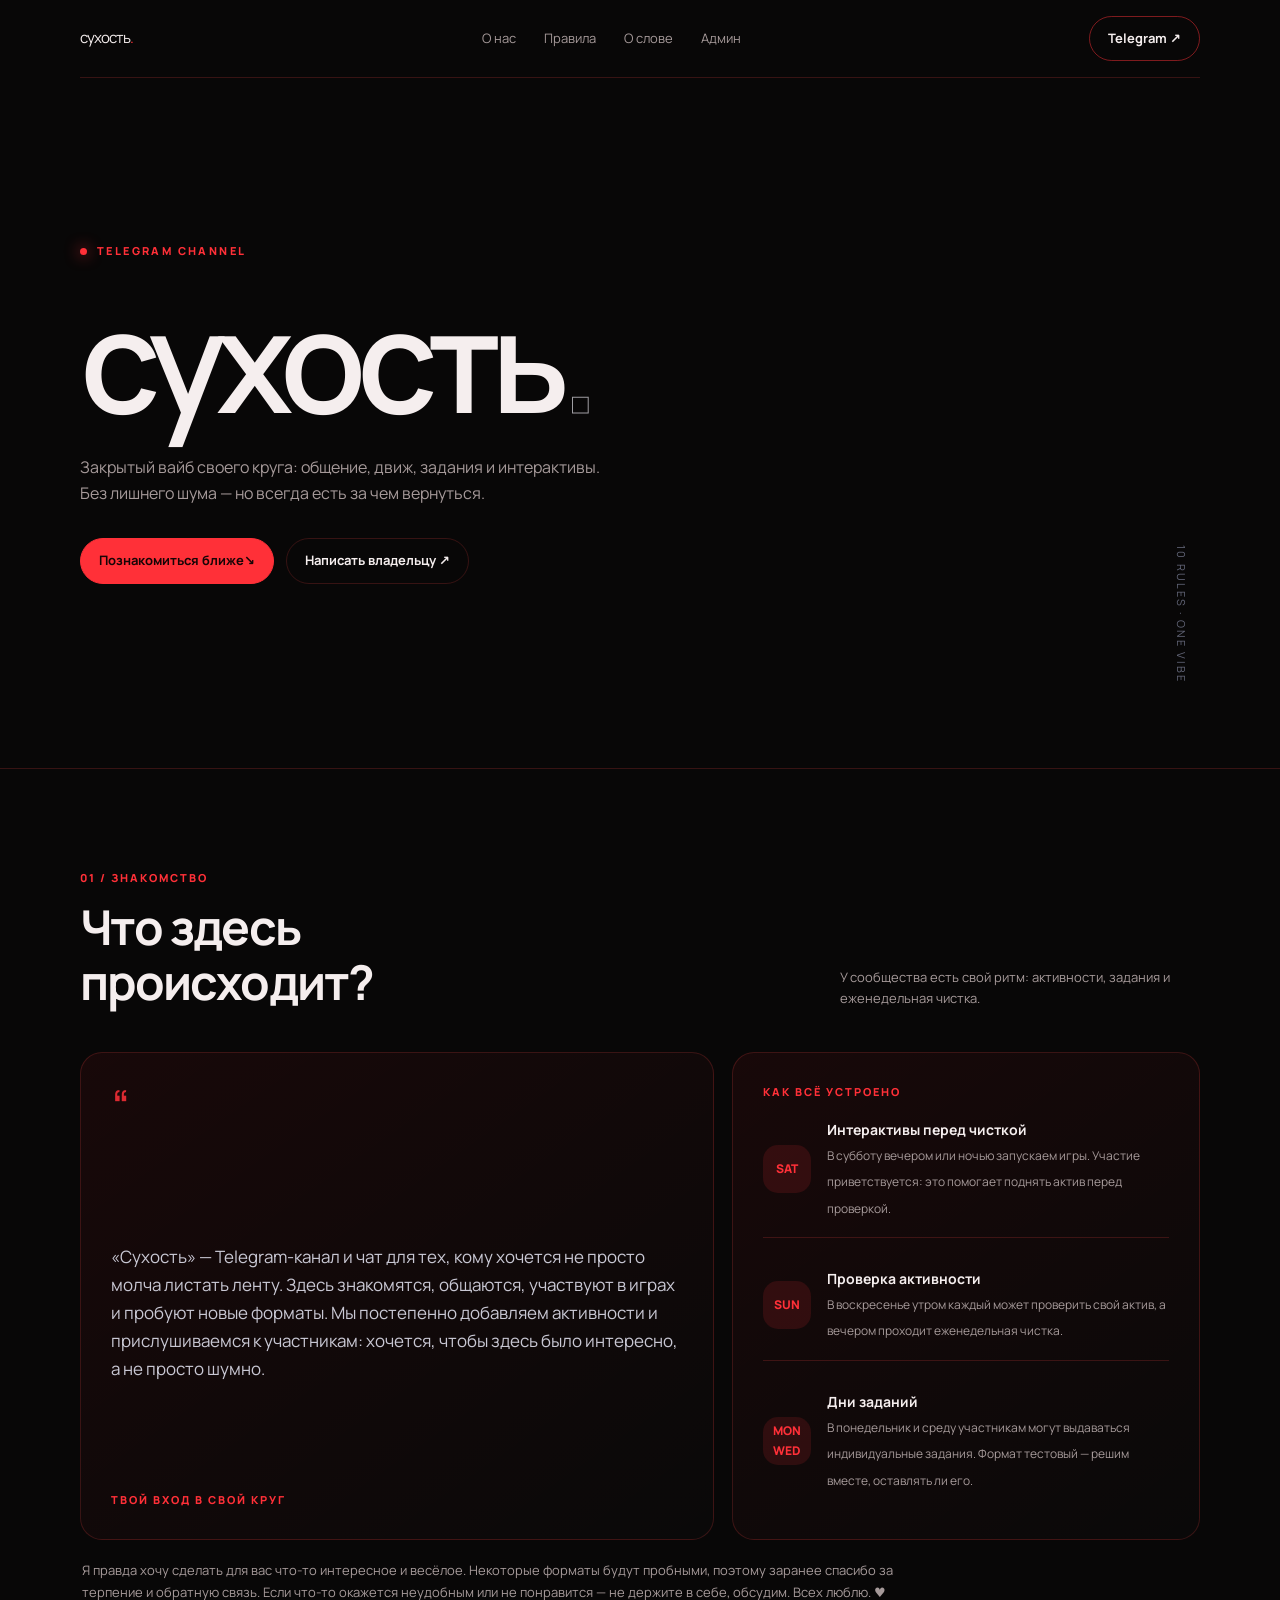
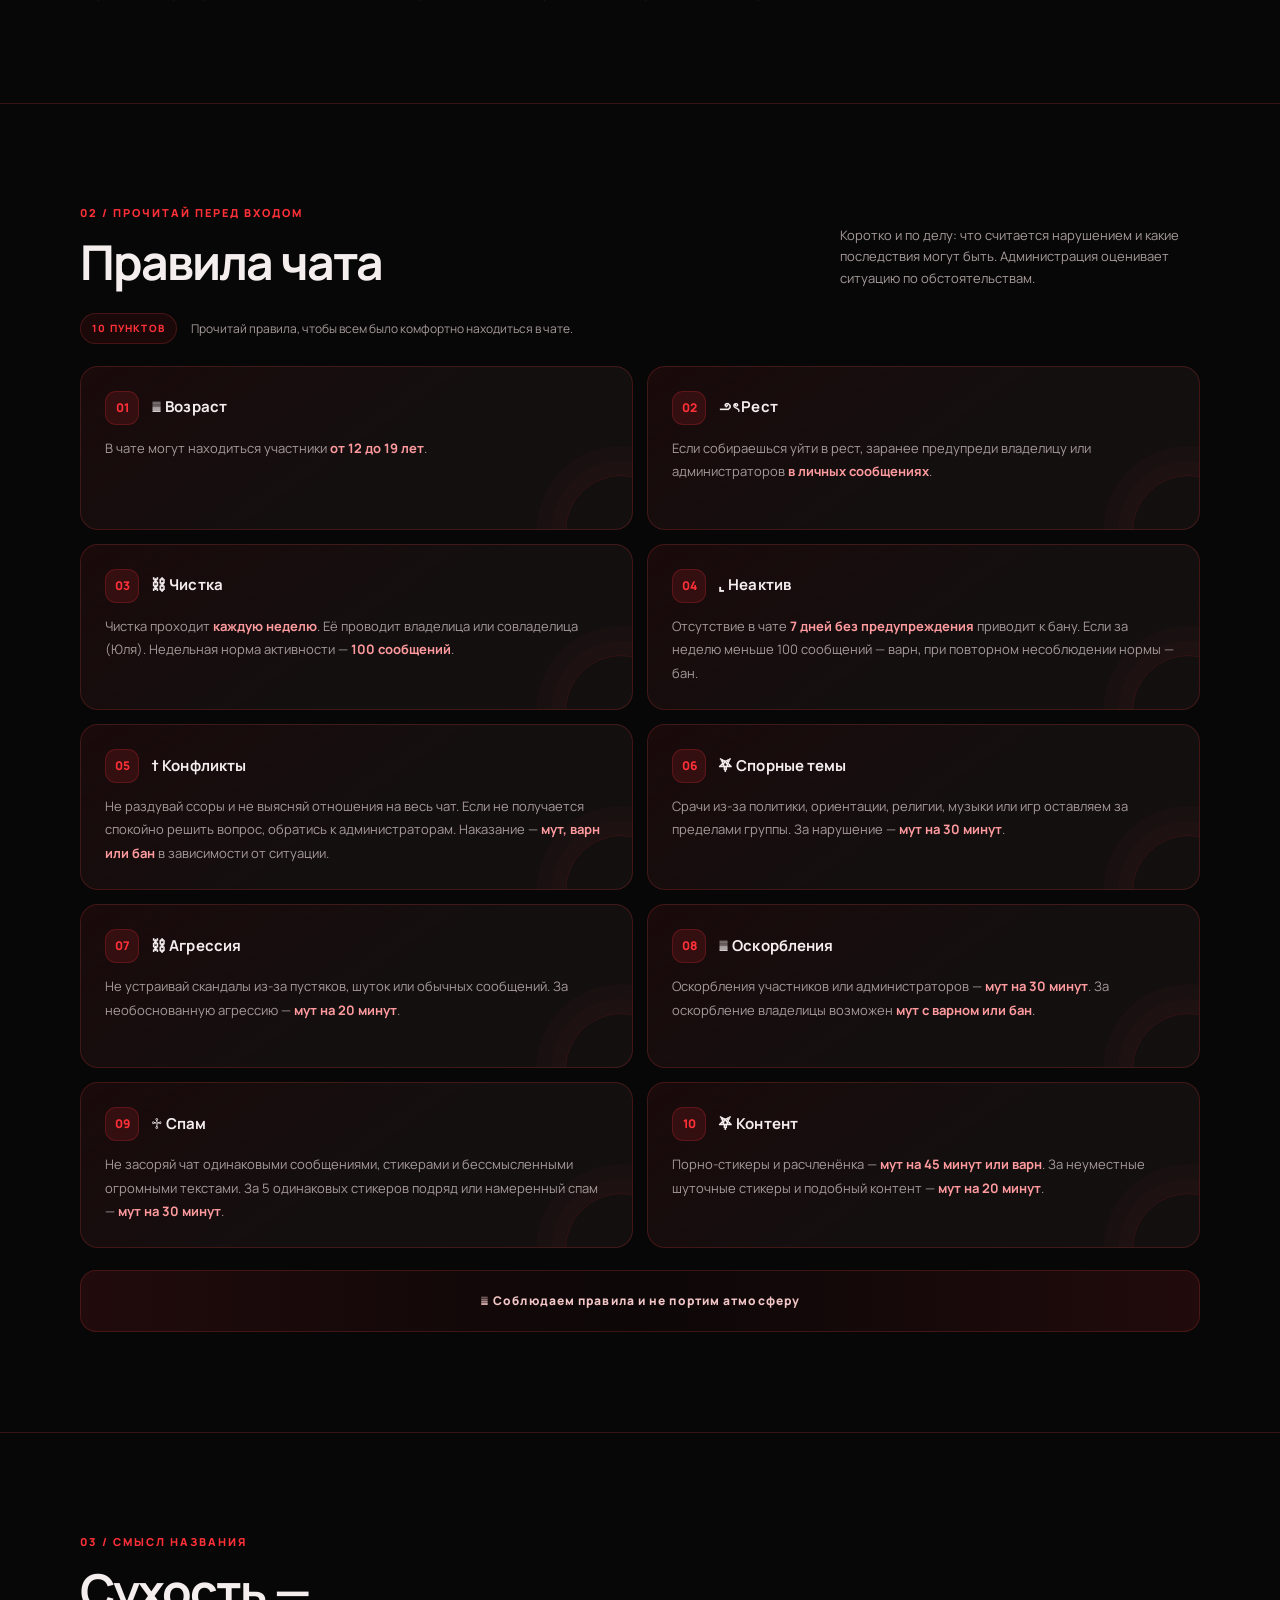
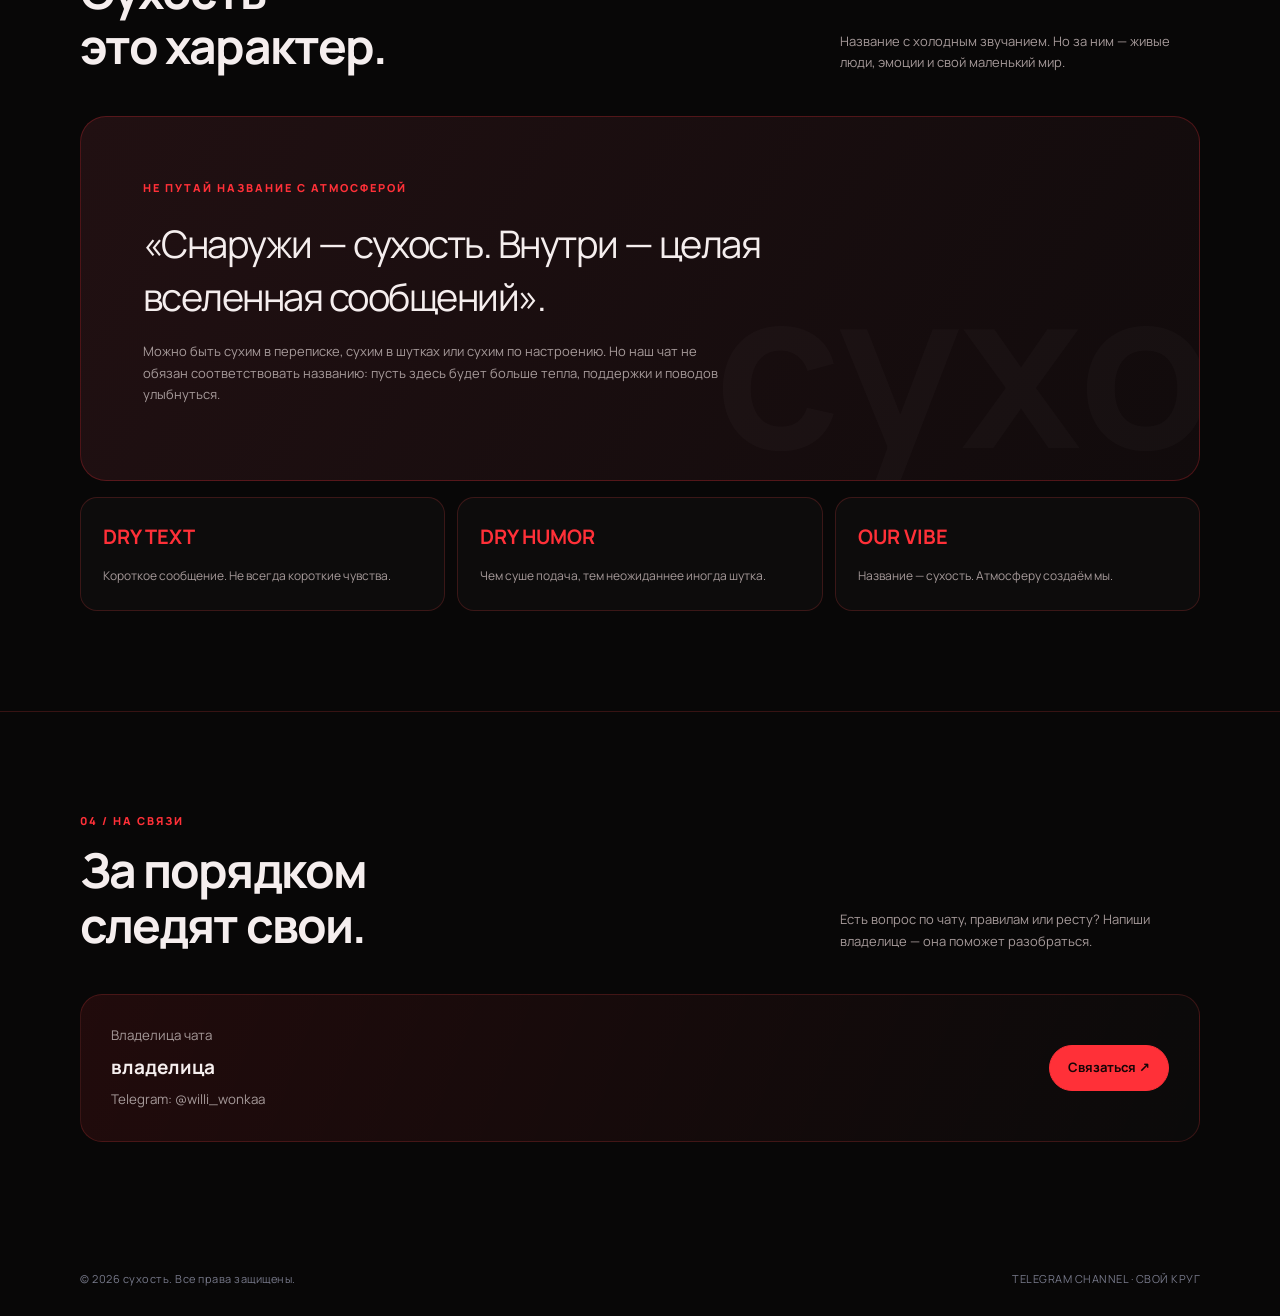
<file: index.html>
<!DOCTYPE html>
<html lang="ru">
<head>
  <meta charset="UTF-8">
  <meta name="viewport" content="width=device-width, initial-scale=1">
  <meta name="theme-color" content="#090a0f">
  <meta name="description" content="Сухость — Telegram-сообщество, интерактивы, задания и общение.">
  <title>сухость — свой круг · свои правила</title>
  <link rel="preconnect" href="https://fonts.googleapis.com">
  <link rel="preconnect" href="https://fonts.gstatic.com" crossorigin>
  <link href="https://fonts.googleapis.com/css2?family=Manrope:wght@400;500;600;700;800&family=Unbounded:wght@400;500;600;700&display=swap" rel="stylesheet">
  <link rel="stylesheet" href="css/style.css">
</head>
<body>
  <header class="wrap nav">
    <a class="brand" href="#top">сухость<span>.</span></a>
    <nav class="navlinks" aria-label="Навигация"><a href="#about">О нас</a><a href="#rules">Правила</a><a href="#word">О слове</a><a href="#team">Админ</a></nav>
    <a class="nav-cta" href="https://t.me/willi_wonkaa" target="_blank" rel="noopener">Telegram ↗</a>
  </header>

  <main id="top">
    <div class="wrap hero">
      <div class="reveal">
        <div class="eyebrow"><span class="dot"></span> TELEGRAM CHANNEL</div>
        <h1>сухость<span class="outline">.</span></h1>
        <p>Закрытый вайб своего круга: общение, движ, задания и интерактивы. Без лишнего шума — но всегда есть за чем вернуться.</p>
        <div class="actions">
          <a class="btn primary" href="#about">Познакомиться ближе <span aria-hidden="true">↘</span></a>
          <a class="btn secondary" href="https://t.me/willi_wonkaa" target="_blank" rel="noopener">Написать владельцу ↗</a>
        </div>
      </div>
      <div class="hero-note">10 RULES · ONE VIBE</div>
    </div>

    <section id="about">
      <div class="wrap">
        <div class="section-head reveal"><div><div class="kicker">01 / знакомство</div><h2>Что здесь<br>происходит?</h2></div><p>У сообщества есть свой ритм: активности, задания и еженедельная чистка.</p></div>
        <div class="about-grid">
          <article class="panel about-main reveal"><div class="big-mark">“</div><p>«Сухость» — Telegram-канал и чат для тех, кому хочется не просто молча листать ленту. Здесь знакомятся, общаются, участвуют в играх и пробуют новые форматы. Мы постепенно добавляем активности и прислушиваемся к участникам: хочется, чтобы здесь было интересно, а не просто шумно.</p><div class="kicker">ТВОЙ ВХОД В СВОЙ КРУГ</div></article>
          <article class="panel reveal">
            <div class="kicker">как всё устроено</div>
            <div class="schedule">
              <div class="schedule-item"><div class="day">SAT</div><div><b>Интерактивы перед чисткой</b><small>В субботу вечером или ночью запускаем игры. Участие приветствуется: это помогает поднять актив перед проверкой.</small></div></div>
              <div class="schedule-item"><div class="day">SUN</div><div><b>Проверка активности</b><small>В воскресенье утром каждый может проверить свой актив, а вечером проходит еженедельная чистка.</small></div></div>
              <div class="schedule-item"><div class="day">MON<br>WED</div><div><b>Дни заданий</b><small>В понедельник и среду участникам могут выдаваться индивидуальные задания. Формат тестовый — решим вместе, оставлять ли его.</small></div></div>
            </div>
          </article>
        </div>
        <p class="about-note reveal" style="color:var(--muted);font-size:13px;max-width:820px;margin:20px 2px 0">Я правда хочу сделать для вас что-то интересное и весёлое. Некоторые форматы будут пробными, поэтому заранее спасибо за терпение и обратную связь. Если что-то окажется неудобным или не понравится — не держите в себе, обсудим. Всех люблю. ♥</p>
      </div>
    </section>

    <section id="rules">
      <div class="wrap">
        <div class="section-head reveal"><div><div class="kicker">02 / прочитай перед входом</div><h2>Правила чата</h2></div><p>Коротко и по делу: что считается нарушением и какие последствия могут быть. Администрация оценивает ситуацию по обстоятельствам.</p></div>
        <div class="rules-intro reveal">
          <span class="rules-count">10 пунктов</span>
          <span>Прочитай правила, чтобы всем было комфортно находиться в чате.</span>
        </div>
        <div class="rules-grid">
          <article class="rule reveal"><div class="rule-top"><span class="num">01</span><h3>𖦹 Возраст</h3></div><p>В чате могут находиться участники <em>от 12 до 19 лет</em>.</p></article>
          <article class="rule reveal"><div class="rule-top"><span class="num">02</span><h3>౨ৎ Рест</h3></div><p>Если собираешься уйти в рест, заранее предупреди владелицу или администраторов <em>в личных сообщениях</em>.</p></article>
          <article class="rule reveal"><div class="rule-top"><span class="num">03</span><h3>⛓ Чистка</h3></div><p>Чистка проходит <em>каждую неделю</em>. Её проводит владелица или совладелица (Юля). Недельная норма активности — <em>100 сообщений</em>.</p></article>
          <article class="rule reveal"><div class="rule-top"><span class="num">04</span><h3>⌞ Неактив</h3></div><p>Отсутствие в чате <em>7 дней без предупреждения</em> приводит к бану. Если за неделю меньше 100 сообщений — варн, при повторном несоблюдении нормы — бан.</p></article>
          <article class="rule reveal"><div class="rule-top"><span class="num">05</span><h3>† Конфликты</h3></div><p>Не раздувай ссоры и не выясняй отношения на весь чат. Если не получается спокойно решить вопрос, обратись к администраторам. Наказание — <em>мут, варн или бан</em> в зависимости от ситуации.</p></article>
          <article class="rule reveal"><div class="rule-top"><span class="num">06</span><h3>⛧ Спорные темы</h3></div><p>Срачи из-за политики, ориентации, религии, музыки или игр оставляем за пределами группы. За нарушение — <em>мут на 30 минут</em>.</p></article>
          <article class="rule reveal"><div class="rule-top"><span class="num">07</span><h3>⛓ Агрессия</h3></div><p>Не устраивай скандалы из-за пустяков, шуток или обычных сообщений. За необоснованную агрессию — <em>мут на 20 минут</em>.</p></article>
          <article class="rule reveal"><div class="rule-top"><span class="num">08</span><h3>𖤐 Оскорбления</h3></div><p>Оскорбления участников или администраторов — <em>мут на 30 минут</em>. За оскорбление владелицы возможен <em>мут с варном или бан</em>.</p></article>
          <article class="rule reveal"><div class="rule-top"><span class="num">09</span><h3>♱ Спам</h3></div><p>Не засоряй чат одинаковыми сообщениями, стикерами и бессмысленными огромными текстами. За 5 одинаковых стикеров подряд или намеренный спам — <em>мут на 30 минут</em>.</p></article>
          <article class="rule reveal"><div class="rule-top"><span class="num">10</span><h3>⛧ Контент</h3></div><p>Порно-стикеры и расчленёнка — <em>мут на 45 минут или варн</em>. За неуместные шуточные стикеры и подобный контент — <em>мут на 20 минут</em>.</p></article>
        </div>
        <div class="rules-signoff reveal">𖤐 Соблюдаем правила и не портим атмосферу</div>
      </div>
    </section>

    <section id="word">
      <div class="wrap">
        <div class="section-head reveal"><div><div class="kicker">03 / смысл названия</div><h2>Сухость —<br>это характер.</h2></div><p>Название с холодным звучанием. Но за ним — живые люди, эмоции и свой маленький мир.</p></div>
        <div class="dryness reveal">
          <div class="kicker">НЕ ПУТАЙ НАЗВАНИЕ С АТМОСФЕРОЙ</div>
          <blockquote>«Снаружи — сухость. Внутри — целая вселенная сообщений».</blockquote>
          <p>Можно быть сухим в переписке, сухим в шутках или сухим по настроению. Но наш чат не обязан соответствовать названию: пусть здесь будет больше тепла, поддержки и поводов улыбнуться.</p>
        </div>
        <div class="fact-row">
          <div class="fact reveal"><strong>DRY TEXT</strong><span>Короткое сообщение. Не всегда короткие чувства.</span></div>
          <div class="fact reveal"><strong>DRY HUMOR</strong><span>Чем суше подача, тем неожиданнее иногда шутка.</span></div>
          <div class="fact reveal"><strong>OUR VIBE</strong><span>Название — сухость. Атмосферу создаём мы.</span></div>
        </div>
      </div>
    </section>

    <section id="team">
      <div class="wrap">
        <div class="section-head reveal"><div><div class="kicker">04 / на связи</div><h2>За порядком<br>следят свои.</h2></div><p>Есть вопрос по чату, правилам или ресту? Напиши владелице — она поможет разобраться.</p></div>
        <div class="panel admin reveal"><div><small>Владелица чата</small><strong>владелица</strong><small>Telegram: @willi_wonkaa</small></div><a class="btn primary" href="https://t.me/willi_wonkaa" target="_blank" rel="noopener">Связаться ↗</a></div>
      </div>
    </section>
  </main>
  <footer><div class="wrap foot"><span>© 2026 сухость. Все права защищены.</span><span>TELEGRAM CHANNEL · СВОЙ КРУГ</span></div></footer>
  <script src="js/main.js" defer></script>
</body>
</html>
</file>
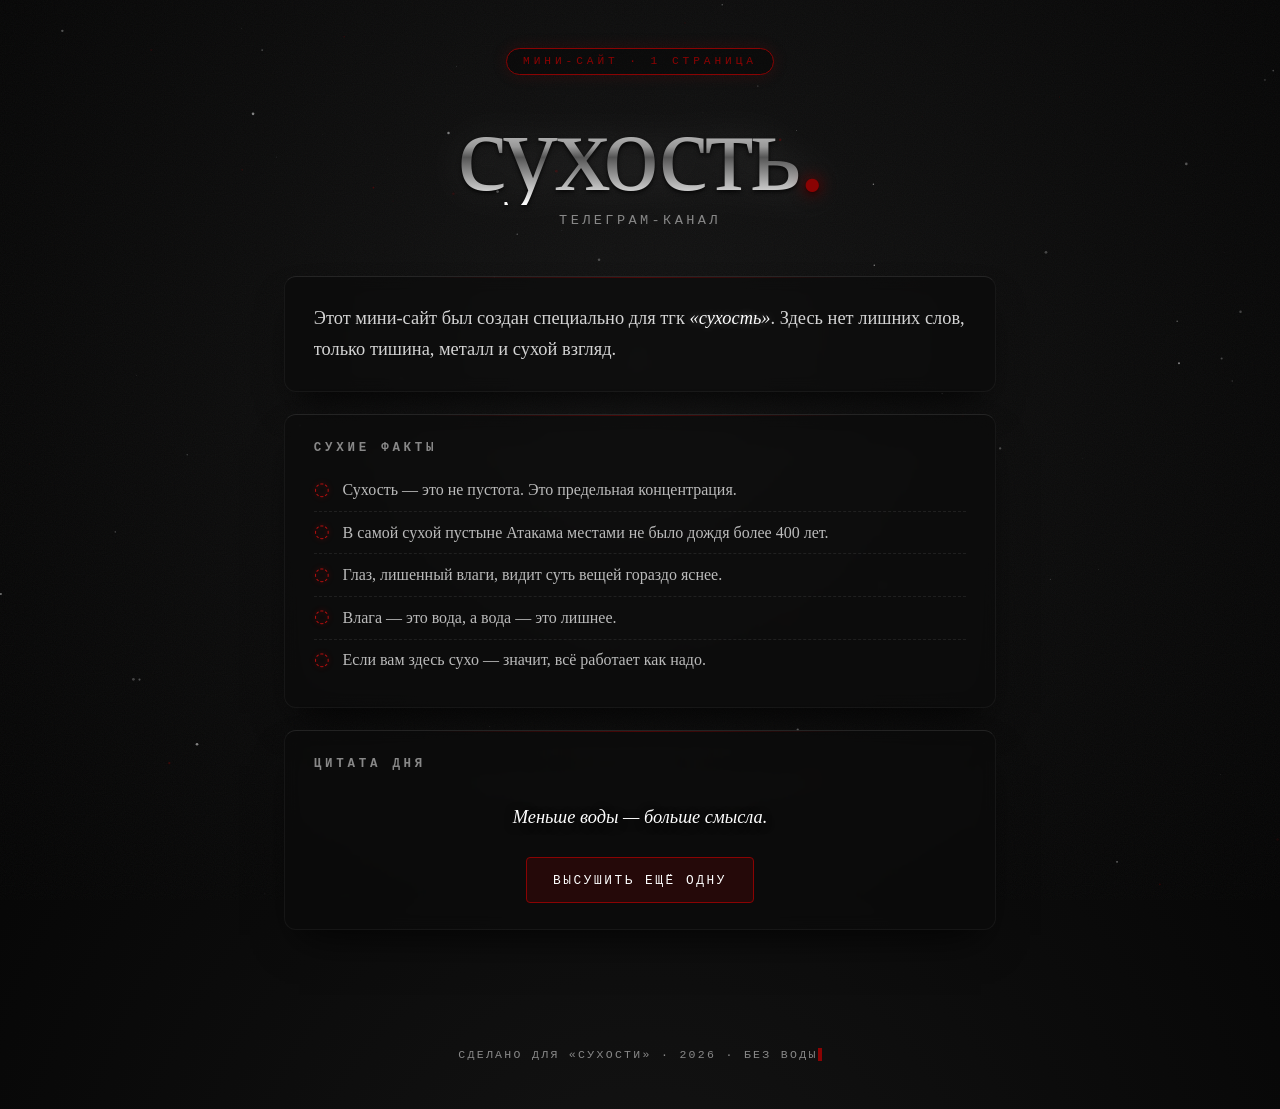
<file: suh.html>
<!DOCTYPE html>
<html lang="ru">
<head>
<meta charset="UTF-8">
<meta name="viewport" content="width=device-width, initial-scale=1.0">
<title>сухость — официальный мини-сайт</title>
<style>
  :root {
    --bg-dark: #050505;
    --bg-light: #141414;
    --text-main: #d4d4d4;
    --text-muted: #888;
    --blood: #8a0303;
    --blood-bright: #b31010;
    --metal: linear-gradient(180deg, #ffffff 0%, #999999 45%, #555555 55%, #ffffff 100%);
  }
  * { margin: 0; padding: 0; box-sizing: border-box; }
  html, body { height: 100%; }
  body {
    font-family: 'Georgia', 'Times New Roman', serif;
    background: radial-gradient(circle at 50% 40%, var(--bg-light) 0%, var(--bg-dark) 100%);
    color: var(--text-main);
    overflow-x: hidden;
    min-height: 100vh;
    display: flex;
    flex-direction: column;
    position: relative;
  }
  
  /* Пыль/пепел на фоне */
  #dust {
    position: fixed;
    inset: 0;
    pointer-events: none;
    z-index: 0;
  }
  .grain {
    position: fixed;
    inset: 0;
    pointer-events: none;
    opacity: 0.04;
    z-index: 1;
    background-image: url("data:image/svg+xml,%3Csvg xmlns='http://www.w3.org/2000/svg' width='120' height='120'%3E%3Cfilter id='n'%3E%3CfeTurbulence type='fractalNoise' baseFrequency='0.9' numOctaves='3'/%3E%3C/filter%3E%3Crect width='100%25' height='100%25' filter='url(%23n)'/%3E%3C/svg%3E");
  }

  header {
    position: relative;
    z-index: 2;
    padding: 3rem 1.5rem 1rem;
    text-align: center;
  }
  .badge {
    display: inline-block;
    font-family: 'Courier New', monospace;
    font-size: 0.7rem;
    letter-spacing: 0.35em;
    text-transform: uppercase;
    color: var(--blood);
    border: 1px solid var(--blood);
    padding: 0.4rem 1rem;
    border-radius: 999px;
    margin-bottom: 1.5rem;
    background: rgba(0, 0, 0, 0.3);
    box-shadow: 0 0 15px rgba(138, 3, 3, 0.2);
  }
  
  /* Металлический текст для заголовка */
  h1 {
    font-size: clamp(3rem, 12vw, 7rem);
    line-height: 0.95;
    font-weight: normal;
    letter-spacing: -0.03em;
    background: var(--metal);
    -webkit-background-clip: text;
    -webkit-text-fill-color: transparent;
    filter: drop-shadow(0 2px 2px rgba(0,0,0,0.8)) drop-shadow(0 0 20px rgba(255,255,255,0.1));
    margin-bottom: 0.3rem;
    position: relative;
  }
  h1 .dot { 
    color: var(--blood);
    -webkit-text-fill-color: var(--blood);
    filter: drop-shadow(0 0 8px var(--blood));
  }
  .sub {
    font-family: 'Courier New', monospace;
    font-size: 0.85rem;
    letter-spacing: 0.25em;
    text-transform: uppercase;
    color: var(--text-muted);
    margin-top: 0.5rem;
    text-shadow: 0 0 10px rgba(255,255,255,0.1);
  }

  main {
    position: relative;
    z-index: 2;
    flex: 1;
    width: 100%;
    max-width: 760px;
    margin: 0 auto;
    padding: 2rem 1.5rem 4rem;
  }

  .card {
    background: rgba(10, 10, 10, 0.6);
    backdrop-filter: blur(8px);
    border: 1px solid rgba(255, 255, 255, 0.05);
    border-top: 1px solid rgba(255, 255, 255, 0.1);
    border-radius: 12px;
    padding: 1.6rem 1.8rem;
    margin-bottom: 1.4rem;
    box-shadow: 0 20px 40px -15px rgba(0,0,0,0.8);
    animation: rise 0.9s cubic-bezier(.2,.8,.2,1) both;
    position: relative;
    overflow: hidden;
  }
  
  /* Легкое красное свечение внутри карточек */
  .card::before {
    content: '';
    position: absolute;
    top: 0; left: 20%; width: 60%; height: 1px;
    background: linear-gradient(90deg, transparent, rgba(138, 3, 3, 0.5), transparent);
  }

  .card:nth-child(1){ animation-delay: 0.05s; }
  .card:nth-child(2){ animation-delay: 0.15s; }
  .card:nth-child(3){ animation-delay: 0.25s; }

  @keyframes rise {
    from { opacity: 0; transform: translateY(20px); }
    to   { opacity: 1; transform: translateY(0); }
  }

  .lead {
    font-size: 1.15rem;
    line-height: 1.7;
    color: var(--text-main);
  }
  .lead em { 
    color: #fff; 
    font-style: italic; 
    text-shadow: 0 0 8px rgba(255,255,255,0.3);
  }

  h2 {
    font-size: 0.78rem;
    font-family: 'Courier New', monospace;
    letter-spacing: 0.3em;
    text-transform: uppercase;
    color: var(--text-muted);
    margin-bottom: 0.9rem;
  }

  .facts { list-style: none; }
  .facts li {
    padding: 0.55rem 0 0.55rem 1.8rem;
    position: relative;
    border-bottom: 1px dashed rgba(255, 255, 255, 0.08);
    line-height: 1.5;
    color: #bbb;
  }
  .facts li:last-child { border-bottom: none; }
  .facts li::before {
    content: "◌";
    position: absolute;
    left: 0;
    color: var(--blood-bright);
    font-size: 1.1rem;
    top: 0.4rem;
    text-shadow: 0 0 5px var(--blood);
  }

  .quote-box {
    text-align: center;
    min-height: 4.5rem;
    display: flex;
    align-items: center;
    justify-content: center;
    padding: 0.5rem 0 1rem;
  }
  #quote {
    font-size: 1.15rem;
    font-style: italic;
    line-height: 1.6;
    color: #fff;
    max-width: 34ch;
    text-shadow: 0 2px 10px rgba(0,0,0,0.5);
  }
  
  button {
    font-family: 'Courier New', monospace;
    font-size: 0.8rem;
    letter-spacing: 0.2em;
    text-transform: uppercase;
    background: rgba(138, 3, 3, 0.2);
    color: #fff;
    border: 1px solid var(--blood);
    padding: 0.9rem 1.6rem;
    border-radius: 4px; /* Более острые углы */
    cursor: pointer;
    display: block;
    margin: 0 auto;
    transition: all 0.3s ease;
  }
  button:hover { 
    background: var(--blood); 
    box-shadow: 0 0 20px rgba(138, 3, 3, 0.6);
  }
  button:active { transform: scale(0.98); }

  footer {
    position: relative;
    z-index: 2;
    text-align: center;
    padding: 2rem 1rem 3rem;
    font-family: 'Courier New', monospace;
    font-size: 0.72rem;
    letter-spacing: 0.2em;
    text-transform: uppercase;
    color: var(--text-muted);
  }
  footer .cursor {
    display: inline-block;
    width: 0.6ch;
    background: var(--blood);
    animation: blink 1.2s steps(1) infinite;
  }
  @keyframes blink { 50% { opacity: 0; } }
</style>
</head>
<body>
  <canvas id="dust"></canvas>
  <div class="grain"></div>

  <header>
    <div class="badge">мини-сайт · 1 страница</div>
    <h1>сухость<span class="dot">.</span></h1>
    <div class="sub">телеграм-канал</div>
  </header>

  <main>
    <div class="card">
      <p class="lead">
        Этот мини-сайт был создан специально для тгк <em>«сухость»</em>.
        Здесь нет лишних слов, только тишина, металл и сухой взгляд.
      </p>
    </div>

    <div class="card">
      <h2>сухие факты</h2>
      <ul class="facts">
        <li>Сухость — это не пустота. Это предельная концентрация.</li>
        <li>В самой сухой пустыне Атакама местами не было дождя более 400 лет.</li>
        <li>Глаз, лишенный влаги, видит суть вещей гораздо яснее.</li>
        <li>Влага — это вода, а вода — это лишнее.</li>
        <li>Если вам здесь сухо — значит, всё работает как надо.</li>
      </ul>
    </div>

    <div class="card">
      <h2>цитата дня</h2>
      <div class="quote-box"><span id="quote">…</span></div>
      <button id="newQuote">высушить ещё одну</button>
    </div>
  </main>

  <footer>
    сделано для «сухости» · <span id="year"></span> · без воды<span class="cursor">&nbsp;</span>
  </footer>

<script>
  // Год в подвале
  document.getElementById('year').textContent = new Date().getFullYear();

  // Генератор сухих цитат
  const quotes = [
    "Сухость — это когда между строк больше, чем в строках.",
    "Дождь — это для тех, кто не умеет ждать.",
    "Пустыня красива тем, что в ней где-то спрятан колодец.",
    "Не всё, что молчит, — пустое. Иногда оно просто сухое.",
    "Меньше воды — больше смысла.",
    "Песок не спорит с ветром. Он просто становится барханом.",
    "Самое честное состояние вещества — сухое.",
    "Тишина — это сухость для ушей.",
    "В глазах пустыни нет влаги, но есть бездонная глубина.",
    "Металл не плачет. Он ржавеет. Сухость не ржавеет."
  ];
  const quoteEl = document.getElementById('quote');
  const btn = document.getElementById('newQuote');
  let last = -1;
  function newQuote() {
    let i;
    do { i = Math.floor(Math.random() * quotes.length); } while (i === last && quotes.length > 1);
    last = i;
    quoteEl.style.opacity = 0;
    setTimeout(() => {
      quoteEl.textContent = quotes[i];
      quoteEl.style.transition = 'opacity .4s';
      quoteEl.style.opacity = 1;
    }, 200);
  }
  newQuote();
  btn.addEventListener('click', newQuote);

  // Пыль/пепел на canvas
  const canvas = document.getElementById('dust');
  const ctx = canvas.getContext('2d');
  let W, H, particles = [];
  
  function resize() {
    W = canvas.width = window.innerWidth;
    H = canvas.height = window.innerHeight;
  }
  
  function initParticles() {
    particles = [];
    const count = Math.min(120, Math.floor(W * H / 10000));
    for (let i = 0; i < count; i++) {
      particles.push({
        x: Math.random() * W,
        y: Math.random() * H,
        r: Math.random() * 1.2 + 0.2,
        vx: (Math.random() - 0.5) * 0.15,
        vy: (Math.random() - 0.5) * 0.15 - 0.1, // Медленно поднимаются вверх
        a: Math.random() * 0.4 + 0.1,
        color: Math.random() > 0.8 ? '138, 3, 3' : '255, 255, 255' // В основном белые, иногда красные
      });
    }
  }
  
  function draw() {
    ctx.clearRect(0, 0, W, H);
    for (const p of particles) {
      p.x += p.vx;
      p.y += p.vy;
      
      if (p.y < -10) { p.y = H + 10; p.x = Math.random() * W; }
      if (p.y > H + 10) { p.y = -10; p.x = Math.random() * W; }
      if (p.x < -10) p.x = W + 10;
      if (p.x > W + 10) p.x = -10;
      
      ctx.beginPath();
      ctx.arc(p.x, p.y, p.r, 0, Math.PI * 2);
      ctx.fillStyle = `rgba(${p.color}, ${p.a})`;
      ctx.fill();
    }
    requestAnimationFrame(draw);
  }
  
  window.addEventListener('resize', () => { resize(); initParticles(); });
  resize();
  initParticles();
  draw();
</script>
</body>
</html>
</file>
<file: css/style.css>
:root{--bg:#080707;--panel:#151010;--panel2:#211313;--text:#f5eeee;--muted:#a69a9a;--accent:#ff3038;--accent2:#ff7777;--line:rgba(255,70,70,.19)}
    *{box-sizing:border-box}html{scroll-behavior:smooth}body{margin:0;background:var(--bg);color:var(--text);font-family:Manrope,system-ui,sans-serif;line-height:1.65;overflow-x:hidden}
    body:before{content:"";position:fixed;inset:0;pointer-events:none;opacity:.20;z-index:-1;background-image:radial-gradient(rgba(255,255,255,.11) .55px,transparent .55px);background-size:5px 5px}
    a{color:inherit;text-decoration:none}.wrap{width:min(1120px,calc(100% - 44px));margin:auto}
    .nav{height:78px;display:flex;align-items:center;justify-content:space-between;border-bottom:1px solid var(--line)}
    .brand{font-family:Manrope,system-ui,sans-serif;font-size:15px;letter-spacing:-1px}.brand span{color:var(--accent)}
    .navlinks{display:flex;gap:28px;color:var(--muted);font-size:13px}.navlinks a:hover{color:var(--text)}
    .nav-cta,.btn{display:inline-flex;align-items:center;justify-content:center;border:1px solid rgba(255,48,56,.48);border-radius:999px;padding:11px 18px;font-size:13px;font-weight:700;transition:.25s}
    .nav-cta:hover,.btn:hover{transform:translateY(-2px);background:rgba(255,48,56,.13)}
    .hero{min-height:690px;display:flex;align-items:center;position:relative;padding:90px 0 110px}
    .hero:after{content:"";position:absolute;width:540px;height:540px;right:-70px;top:70px;background:radial-gradient(circle,rgba(255,25,35,.25),rgba(130,0,8,.14) 42%,transparent 70%);filter:blur(12px);z-index:-1}
    .eyebrow{display:flex;align-items:center;gap:10px;color:var(--accent);font-size:11px;letter-spacing:2.4px;text-transform:uppercase;font-weight:800}
    .dot{width:7px;height:7px;border-radius:50%;background:var(--accent);box-shadow:0 0 15px var(--accent)}
    h1{font-family:Manrope,system-ui,sans-serif;font-size:clamp(58px,12vw,142px);line-height:.98;letter-spacing:-.07em;margin:30px 0 24px;font-weight:600}
    h1 .outline{color:transparent;-webkit-text-stroke:1px rgba(241,240,247,.65)}
    .hero p{max-width:520px;color:var(--muted);font-size:16px;margin:0 0 32px}
    .actions{display:flex;gap:12px;flex-wrap:wrap}.btn.primary{background:var(--accent);color:#160506;border-color:var(--accent)}.btn.secondary{border-color:var(--line);color:var(--text)}
    .hero-note{position:absolute;right:10px;bottom:85px;color:#626577;font-size:11px;letter-spacing:2px;writing-mode:vertical-rl}
    section{padding:100px 0;border-top:1px solid var(--line)}.section-head{display:flex;justify-content:space-between;align-items:end;gap:30px;margin-bottom:42px}
    .kicker{color:var(--accent);font-size:11px;letter-spacing:2px;text-transform:uppercase;font-weight:800}
    h2{font-family:Manrope,system-ui,sans-serif;font-size:clamp(28px,5vw,48px);line-height:1.15;letter-spacing:-.04em;margin:12px 0 0}
    .section-head p{max-width:360px;color:var(--muted);font-size:13px;margin:0}
    .about-grid{display:grid;grid-template-columns:1.15fr .85fr;gap:18px}
    .panel{background:linear-gradient(145deg,rgba(255,35,45,.065),rgba(255,255,255,.012));border:1px solid var(--line);border-radius:22px;padding:30px}
    .about-main{min-height:290px;display:flex;flex-direction:column;justify-content:space-between}.about-main p{font-size:17px;color:#c9c8d4;max-width:600px}
    .big-mark{font-family:Manrope,system-ui,sans-serif;font-size:52px;color:rgba(255,48,56,.85);line-height:1}
    .schedule{display:grid;gap:12px}.schedule-item{display:flex;gap:16px;align-items:center;padding:17px 0;border-bottom:1px solid var(--line)}.schedule-item:last-child{border:0}
    .day{width:48px;height:48px;border-radius:15px;background:rgba(255,48,56,.13);display:grid;place-items:center;color:var(--accent);font-size:12px;font-weight:800;flex-shrink:0}
    .schedule-item b{display:block;font-size:14px}.schedule-item small{color:var(--muted);font-size:12px}
    .rules-grid{display:grid;grid-template-columns:repeat(2,1fr);gap:14px}.rule{padding:24px;border-radius:18px;background:var(--panel);border:1px solid var(--line)}
    .rule-top{display:flex;align-items:center;gap:12px;margin-bottom:12px}.num{font-family:Manrope,system-ui,sans-serif;color:var(--accent);font-size:12px}.rule h3{font-size:15px;margin:0}.rule p{font-size:13px;color:var(--muted);margin:0}
    .rule em{font-style:normal;color:#e3d9ff}.wide{grid-column:1/-1}
    .dryness{position:relative;overflow:hidden;background:linear-gradient(120deg,#211012,#110b0c);border:1px solid rgba(255,48,56,.25);border-radius:26px;padding:clamp(28px,6vw,62px)}
    .dryness:after{content:"сухо";position:absolute;right:-15px;bottom:-65px;font-family:Manrope,system-ui,sans-serif;font-size:clamp(100px,20vw,220px);font-weight:700;color:rgba(255,255,255,.025);pointer-events:none}
    .dryness blockquote{font-family:Manrope,system-ui,sans-serif;font-size:clamp(22px,4vw,38px);line-height:1.4;letter-spacing:-.04em;max-width:760px;margin:20px 0 18px;position:relative;z-index:1}
    .dryness p{color:var(--muted);font-size:13px;max-width:600px;position:relative;z-index:1}
    .fact-row{display:grid;grid-template-columns:repeat(3,1fr);gap:12px;margin-top:16px}.fact{padding:22px;border:1px solid var(--line);border-radius:17px;background:rgba(255,255,255,.025)}.fact strong{display:block;color:var(--accent);font-family:Manrope,system-ui,sans-serif;font-size:20px;margin-bottom:8px}.fact span{font-size:12px;color:var(--muted)}
    .admin{display:flex;justify-content:space-between;align-items:center;gap:20px}.admin small{color:var(--muted);display:block}.admin strong{font-size:19px}.telegram{color:var(--accent);font-size:13px}
    footer{padding:28px 0;color:#77798a;font-size:11px;letter-spacing:.5px}.foot{display:flex;justify-content:space-between;gap:15px;align-items:center}
    .reveal{opacity:0;transform:translateY(18px);transition:opacity .7s,transform .7s}.reveal.visible{opacity:1;transform:none}
    @media(max-width:760px){.nav{height:66px}.navlinks{display:none}.hero{min-height:620px;padding:85px 0}.hero:after{width:360px;height:360px;right:-140px;top:150px}.hero-note{display:none}.section-head{display:block}.section-head p{margin-top:16px}.about-grid{grid-template-columns:1fr}.rules-grid{grid-template-columns:1fr}.wide{grid-column:auto}.fact-row{grid-template-columns:1fr}.panel{padding:23px}section{padding:76px 0}.admin{align-items:flex-start;flex-direction:column}.foot{align-items:flex-start;flex-direction:column}}
    @media(prefers-reduced-motion:reduce){html{scroll-behavior:auto}.reveal{opacity:1;transform:none;transition:none}*{transition:none!important}}

/* Responsive overflow fixes */
html, body {
  width: 100%;
  max-width: 100%;
  overflow-x: clip;
}
body {
  min-width: 0;
}
.wrap {
  min-width: 0;
}
main, section, header, footer, .panel, .rule, .dryness,
.about-grid, .rules-grid, .fact-row, .section-head {
  min-width: 0;
  max-width: 100%;
}
.about-grid > *, .rules-grid > *, .fact-row > *,
.section-head > *, .schedule-item > div:last-child {
  min-width: 0;
}
p, small, h1, h2, h3, a, span {
  overflow-wrap: anywhere;
}
@media (max-width: 760px) {
  .wrap {
    width: calc(100% - 32px);
    max-width: 100%;
  }
  .hero {
    width: 100%;
    max-width: 100%;
  }
  .hero:after {
    width: min(360px, 95vw);
    height: min(360px, 95vw);
    right: -105px;
  }
  .dryness {
    max-width: 100%;
  }
  .dryness:after {
    right: -35px;
    max-width: 100%;
    font-size: clamp(88px, 22vw, 150px);
  }
  .schedule-item {
    align-items: flex-start;
  }
  .schedule-item small {
    display: block;
    overflow-wrap: anywhere;
  }
  .nav-cta {
    padding: 9px 13px;
    white-space: nowrap;
  }
  h1 {
    font-size: clamp(54px, 15vw, 90px);
    overflow-wrap: normal;
  }
}



/* Full-bleed mobile viewport and safe content gutters */
:root {
  background: #080707;
}
html {
  margin: 0 !important;
  padding: 0 !important;
  width: 100%;
  min-width: 100%;
  background: #080707 !important;
}
body {
  margin: 0 !important;
  padding: 0 !important;
  width: 100%;
  min-width: 100%;
  max-width: none;
  background: #080707 !important;
  overflow-x: hidden;
}
@supports (width: 100dvw) {
  html, body {
    width: 100dvw;
    min-width: 100dvw;
  }
}
.wrap {
  width: min(1120px, calc(100% - 48px));
  margin-left: auto;
  margin-right: auto;
}
@media (max-width: 760px) {
  .wrap {
    width: calc(100% - 40px);
    margin-left: auto;
    margin-right: auto;
  }
  .hero {
    box-sizing: border-box;
    padding-left: 0;
    padding-right: 0;
  }
  .hero:after {
    right: -80px;
    max-width: 100vw;
    pointer-events: none;
  }
  .actions {
    max-width: 100%;
  }
  .btn {
    max-width: 100%;
    white-space: normal;
    text-align: center;
  }
}

/* Rules refresh */
.rules-intro {
  display:flex; align-items:center; gap:14px; margin:-18px 0 22px;
  color:var(--muted); font-size:12px;
}
.rules-count {
  display:inline-flex; align-items:center; padding:6px 11px; border-radius:999px;
  color:var(--accent); border:1px solid var(--line); background:rgba(255,48,56,.08);
  font-size:10px; font-weight:800; letter-spacing:1.2px; text-transform:uppercase;
  white-space:nowrap;
}
.rules-grid { gap:14px; }
.rule {
  position:relative; overflow:hidden; min-height:164px;
  background:linear-gradient(145deg,rgba(255,48,56,.075),rgba(21,16,16,.96) 55%);
  transition:transform .28s ease,border-color .28s ease,background .28s ease;
}
.rule:after {
  content:""; position:absolute; width:110px; height:110px; right:-45px; bottom:-58px;
  border:1px solid rgba(255,48,56,.13); border-radius:50%;
  box-shadow:0 0 0 14px rgba(255,48,56,.025),0 0 0 29px rgba(255,48,56,.018);
  pointer-events:none;
}
.rule:hover { transform:translateY(-4px); border-color:rgba(255,70,70,.48); }
.rule-top { position:relative; z-index:1; }
.rule .num {
  display:grid; place-items:center; width:34px; height:34px; flex:0 0 34px;
  border-radius:11px; background:rgba(255,48,56,.12); border:1px solid rgba(255,48,56,.2);
  font-weight:800;
}
.rule h3 { letter-spacing:.1px; }
.rule p { position:relative; z-index:1; line-height:1.8; }
.rule em { color:#ff9a9e; font-weight:700; }
.rules-signoff {
  margin-top:22px; padding:20px 24px; text-align:center; border:1px solid var(--line);
  border-radius:16px; color:#f2c5c7; background:linear-gradient(90deg,rgba(255,48,56,.10),rgba(255,48,56,.025),rgba(255,48,56,.10));
  font-size:12px; font-weight:800; letter-spacing:1.1px;
}
.admin { background:linear-gradient(110deg,rgba(255,48,56,.10),rgba(255,255,255,.015)); }
.admin strong { display:block; margin:5px 0; }
@media(max-width:760px) {
  .rules-intro { align-items:flex-start; line-height:1.6; }
  .rule { min-height:0; padding:22px; }
  .rules-signoff { padding:17px 14px; line-height:1.7; }
}
</file>
